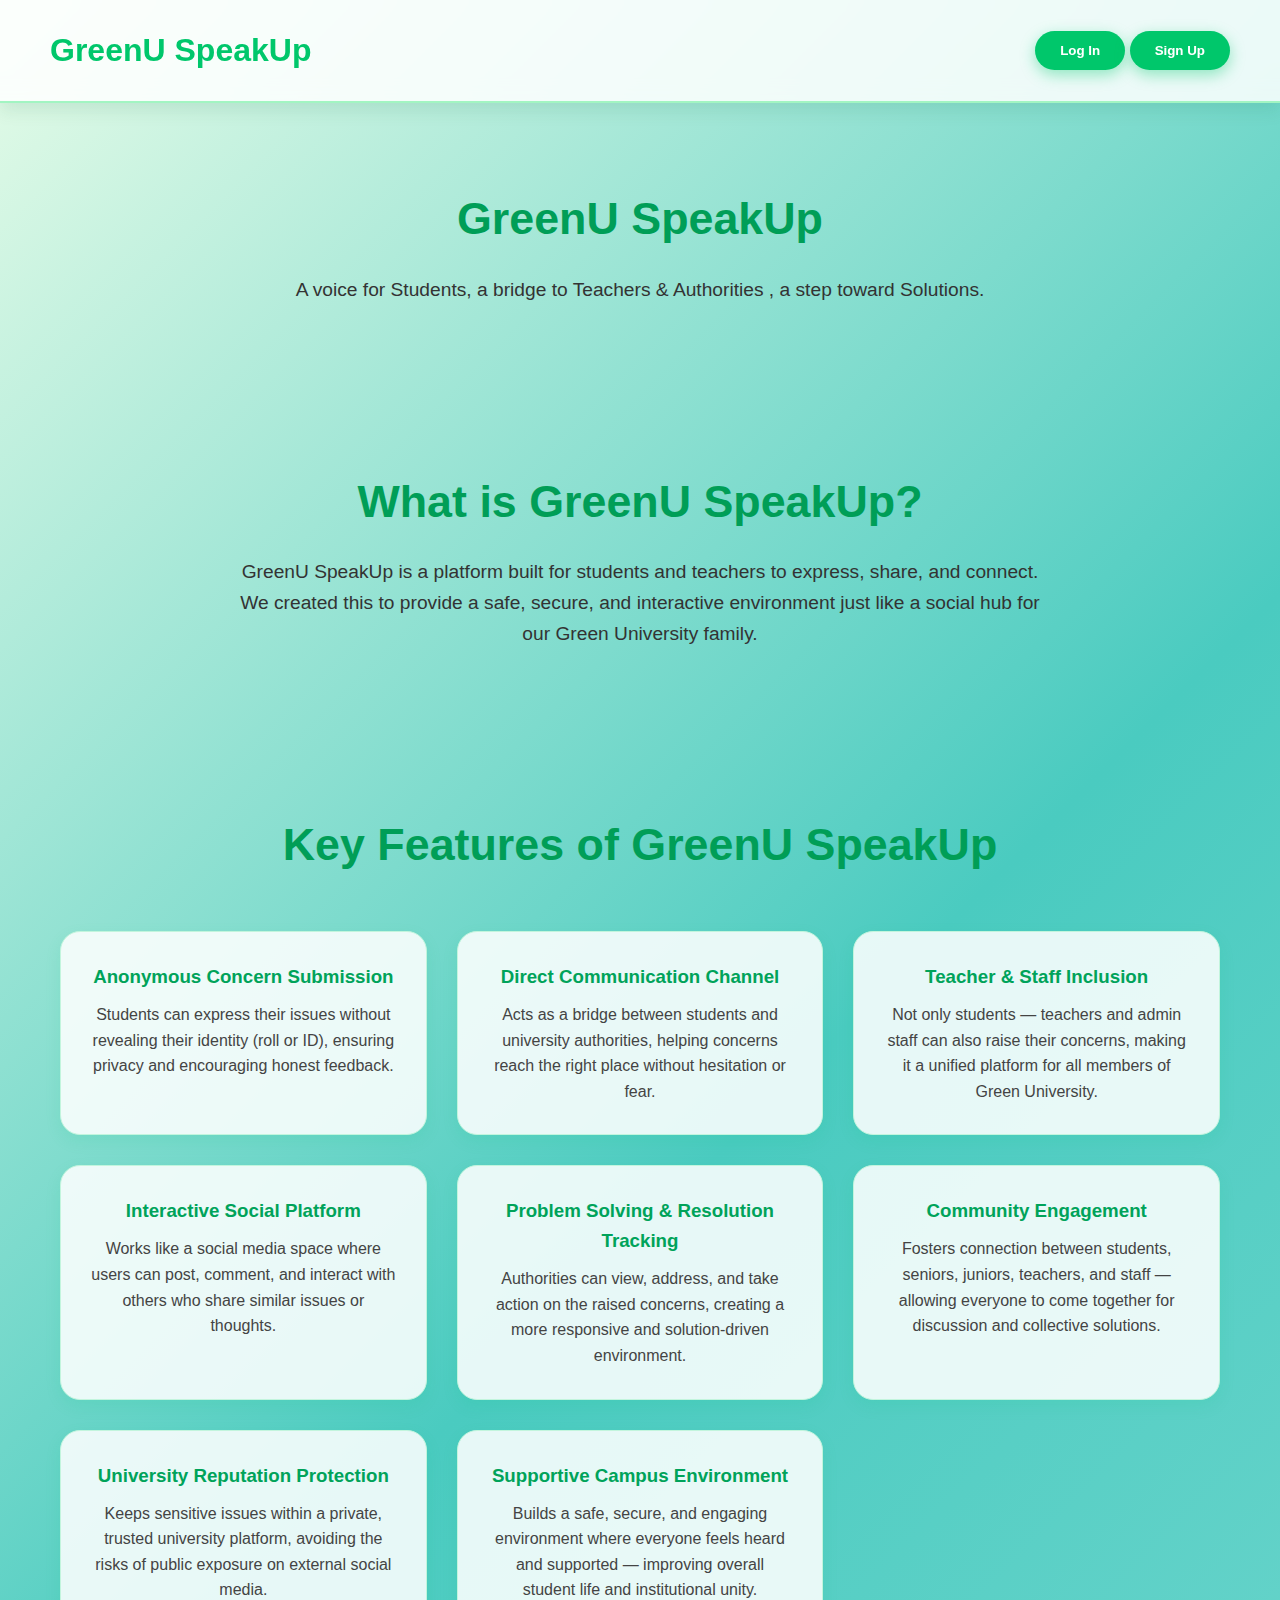
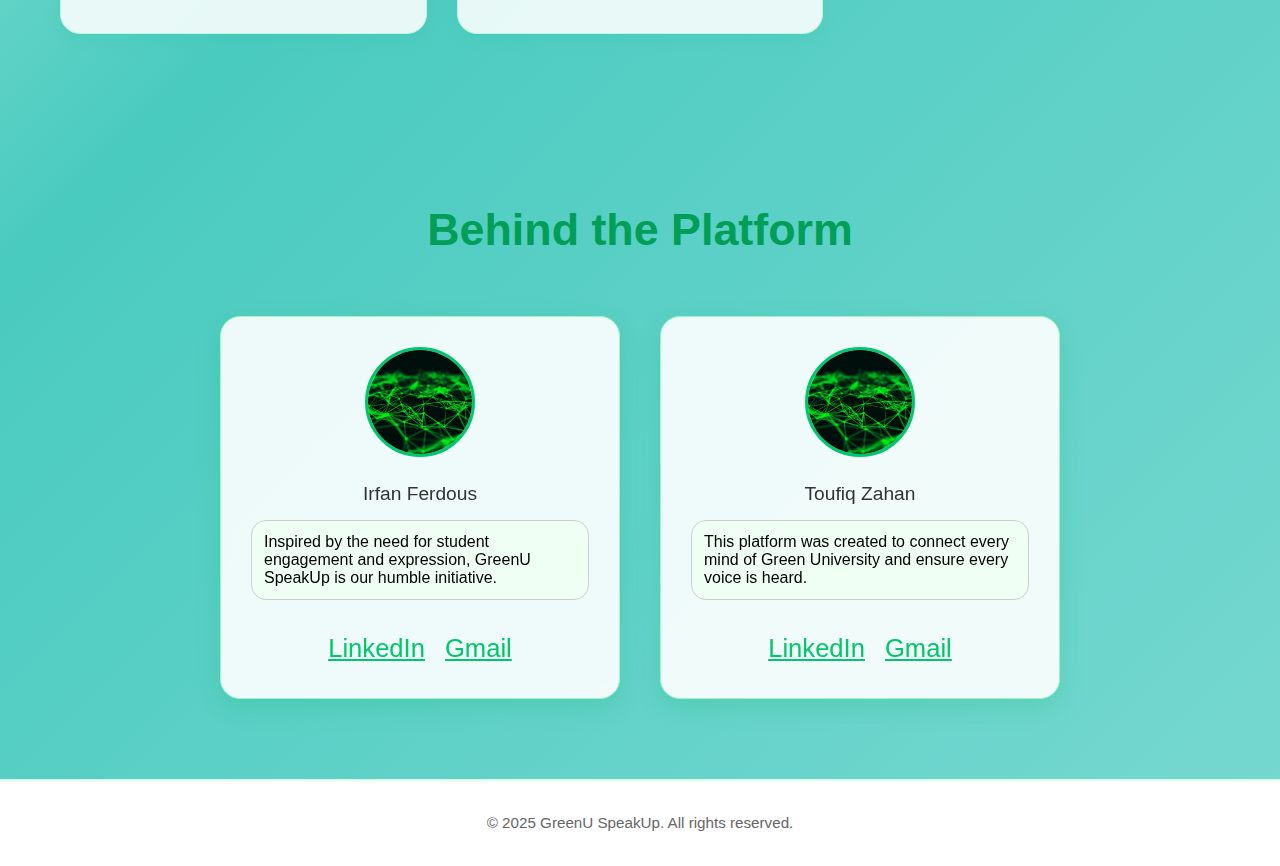
<file: index.html>
<!DOCTYPE html>
<html lang="en">
<head>
    <meta charset="UTF-8">
    <meta name="viewport" content="width=device-width, initial-scale=1.0">
    <title>GreenU SpeakUp</title>
    <link rel="icon" href="GUB_Logo.png" type="image/x-icon">

    <link rel="stylesheet" href="style.css">
   
</head>
<body>
    <header>
        <h1>GreenU SpeakUp</h1>
        <div class="auth">
            <button  onclick="location.href='login.html'">Log In</button>
            <button  onclick="location.href='login.html'">Sign Up</button>
        </div>
    </header>

    <section class="Moti">
        <h2>GreenU SpeakUp</h2>
        <p>A voice for Students, a bridge to Teachers & Authorities , a step toward Solutions.</p>
    </section>

    <section class="intro">
        <h2>What is GreenU SpeakUp?</h2>
        <p>GreenU SpeakUp is a platform built for students and teachers to express, share, and connect. We created this to provide a safe, secure, and interactive environment just like a social hub for our Green University family.</p>
    </section>

    <section class="features">
        <h2> Key Features of <span>GreenU SpeakUp</span></h2>
        <div class="feature-list">
            <div class="feature-box">
                <h3>Anonymous Concern Submission</h3>
                <p>Students can express their issues without revealing their identity (roll or ID), ensuring privacy and encouraging honest feedback.</p>
            </div>
            <div class="feature-box">
                <h3>Direct Communication Channel</h3>
                <p>Acts as a bridge between students and university authorities, helping concerns reach the right place without hesitation or fear.</p>
            </div>
            <div class="feature-box">
                <h3>Teacher & Staff Inclusion</h3>
                <p>Not only students — teachers and admin staff can also raise their concerns, making it a unified platform for all members of Green University.</p>
            </div>
            <div class="feature-box">
                <h3>Interactive Social Platform</h3>
                <p>Works like a social media space where users can post, comment, and interact with others who share similar issues or thoughts.</p>
            </div>
            <div class="feature-box">
                <h3>Problem Solving & Resolution Tracking</h3>
                <p>Authorities can view, address, and take action on the raised concerns, creating a more responsive and solution-driven environment.</p>
            </div>
            <div class="feature-box">
                <h3>Community Engagement</h3>
                <p>Fosters connection between students, seniors, juniors, teachers, and staff — allowing everyone to come together for discussion and collective solutions.</p>
            </div>
            <div class="feature-box">
                <h3>University Reputation Protection</h3>
                <p>Keeps sensitive issues within a private, trusted university platform, avoiding the risks of public exposure on external social media.</p>
            </div>
            <div class="feature-box">
                <h3>Supportive Campus Environment</h3>
                <p>Builds a safe, secure, and engaging environment where everyone feels heard and supported — improving overall student life and institutional unity.</p>
            </div>
        </div>
    </section>

    <section class="developers">
        <h2>Behind the Platform</h2>
        <div class="dev-container">
            <div class="developer-box">
                <img src="bg.jpg" alt="Developer 1">
                <p>Irfan Ferdous</p>
                <textarea rows="3" readonly>Inspired by the need for student engagement and expression, GreenU SpeakUp is our humble initiative.  </textarea>
                
                <div class="social-links">
                    <a href="https://www.linkedin.com/in/irfan-ferdous-siam/">LinkedIn</a>
                    <!-- <a href="#">Facebook</a> -->
                    <a href="mailto:siamtalukdar3@gmail.com">Gmail</a>
                </div>
            </div>
            <div class="developer-box">
                <img src="bg.jpg" alt="Developer 2">
                <p>Toufiq Zahan</p>
                <textarea rows="3" readonly>This platform was created to connect every mind of Green University and ensure every voice is heard. </textarea>
                <div class="social-links">
                    <a href="https://www.linkedin.com/in/toufiq-zahan-tushar-a133a133b/">LinkedIn</a>
                    <!-- <a href="">Facebook</a> -->
                    <a href="mailto:toufiqtushar99@gmail.com">Gmail</a>
                </div>
            </div>
        </div>
    </section>

    <footer>
        <p>&copy; 2025 GreenU SpeakUp. All rights reserved.</p>
       
    </footer>
</body>
</html>
</file>
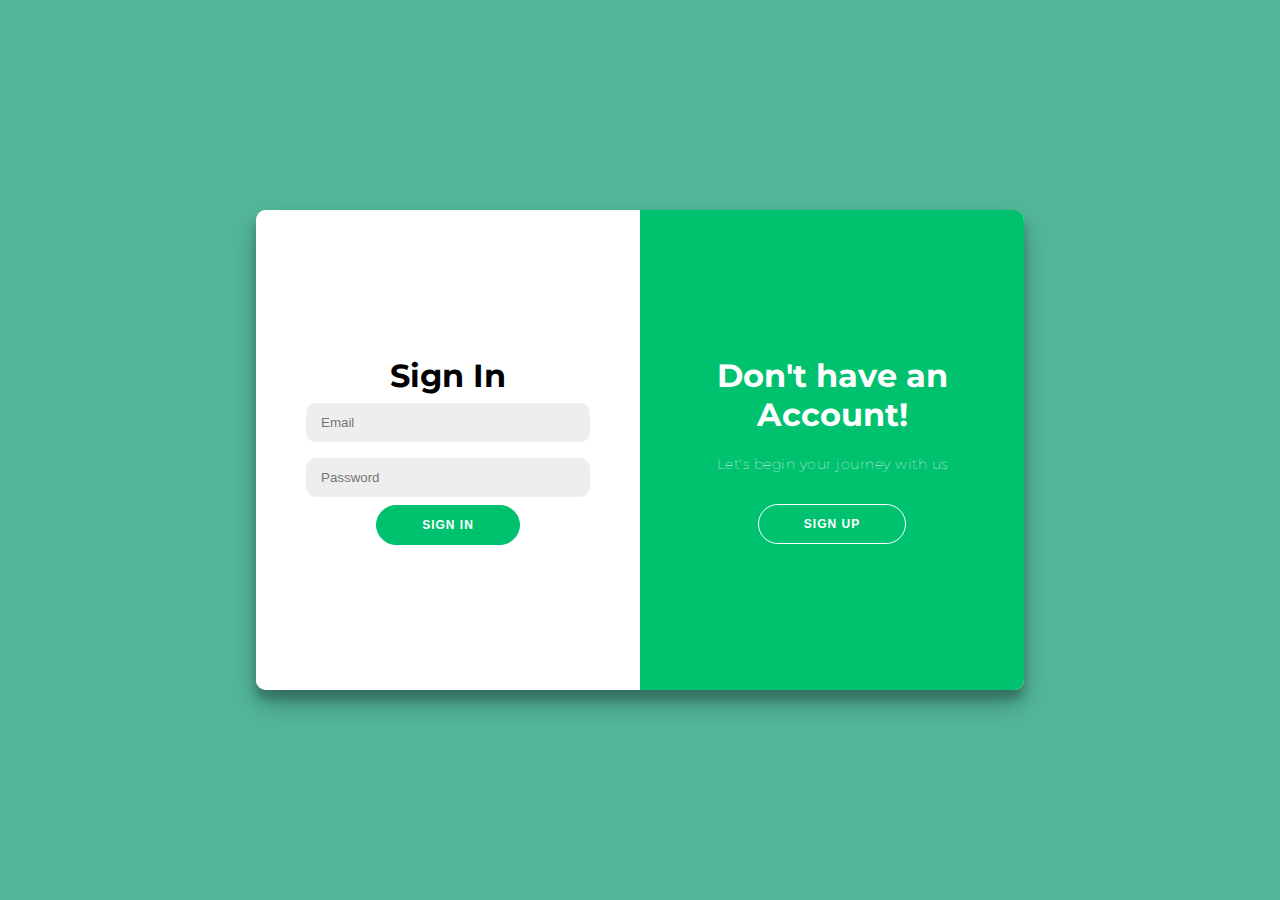
<file: login.html>
<!DOCTYPE html>
<html lang="en">
<head>
  <meta charset="UTF-8" />
  <meta name="viewport" content="width=device-width, initial-scale=1.0"/>
  <title>GreenU SpeakUp</title>
    <link rel="icon" href="GUB_Logo.png" type="image/x-icon">
  <link rel="stylesheet" href="style_log_sign.css" />
  
</head>
<body >


  <div class="container" id="container">
    <div class="form-container sign-up-container">
      <form action="#">
        <h1>Create Account</h1>
        <input type="text" placeholder="Name" />
        <input type="number" placeholder="Student ID / Teacher ID">
        <input type="text" placeholder="Department">
        <input type="email" placeholder="Email" />
        <input type="password" placeholder="Password" />
        <button>Sign Up</button>
      </form>
    </div>


    <div class="form-container sign-in-container">
      <form action="#">
        <h1>Sign In</h1>
        <input type="email" placeholder="Email" />
        <input type="password" placeholder="Password" />
        <button>Sign In</button>
      </form>
    </div>

    <div class="overlay-container">
      <div class="overlay">
        <div class="overlay-panel overlay-left">
          <h1>Already Singed Up!</h1>
          <p>To keep connected, please login with your info</p>
          <button class="ghost" id="signIn">Sign In</button>
        </div>


        <div class="overlay-panel overlay-right">
          <h1>Don't have an Account!</h1>
          <p>Let's begin your journey with us</p>
          <button class="ghost" id="signUp">Sign Up</button>
        </div>
      </div>
    </div>
  </div>
  <script src="log_sign.js"></script>
</body>
</html>
</file>
<file: style_log_sign.css>
@import url('https://fonts.googleapis.com/css?family=Montserrat:400,800');

* {
  box-sizing: border-box;
}

body {
  background: #53b79b;
  display: flex;
  justify-content: center;
  align-items: center;
  font-family: 'Montserrat', sans-serif;
  height: 100vh;
  margin: 0;

  /* background-image: url('bg4.jpg') ;
  background-repeat: no-repeat;
  background-size: cover;
  background-position: center; */
 
  
}


h1 {
  font-weight: bold;
  margin: 0;
}

p {
  font-size: 14px;
  font-weight: 100;
  line-height: 20px;
  letter-spacing: 0.5px;
  margin: 20px 0 30px;
}

button {
  border-radius: 20px;
  border: 1px solid #00c26e;
  background-color: #00c26e;
  color: #fff;
  font-size: 12px;
  font-weight: bold;
  padding: 12px 45px;
  letter-spacing: 1px;
  text-transform: uppercase;
  transition: transform 80ms ease-in;
  cursor: pointer;
}

button:active {
  transform: scale(0.95);
}

button:focus {
  outline: none;
}

button.ghost {
  background-color: transparent;
  border-color: #fff;
}

form {
  background-color: #fff;
  display: flex;
  align-items: center;
  justify-content: center;
  flex-direction: column;
  padding: 0 50px;
  height: 100%;
  text-align: center;
}

input {
  background-color: #eee;
  border: none;
  padding: 12px 15px;
  margin: 8px 0;
  width: 100%;
  border-radius: 10px;
}

.container {
  background-color: #fff;
  border-radius: 10px;
  box-shadow: 0 14px 28px rgba(0, 0, 0, 0.25),
              0 10px 10px rgba(0, 0, 0, 0.22);
  position: relative;
  overflow: hidden;
  width: 768px;
  max-width: 100%;
  min-height: 480px;
}

.form-container {
  position: absolute;
  top: 0;
  height: 100%;
  transition: all 0.6s ease-in-out;
}

.sign-in-container {
  left: 0;
  width: 50%;
  z-index: 2;
}

.sign-up-container {
  left: 0;
  width: 50%;
  opacity: 0;
  z-index: 1;
  transition: all 0.6s ease-in-out;
}

.container.right-panel-active .sign-in-container {
  transform: translateX(100%);
}

.container.right-panel-active .sign-up-container {
  transform: translateX(100%);
  opacity: 1;
  z-index: 5;
}

.overlay-container {
  position: absolute;
  top: 0;
  left: 50%;
  width: 50%;
  height: 100%;
  overflow: hidden;
  transition: transform 0.6s ease-in-out;
  z-index: 100;
}

.container.right-panel-active .overlay-container {
  transform: translateX(-100%);
}

.overlay {
  background: #00c26e;
  background-repeat: no-repeat;
  background-size: cover;
  background-position: 0 0;
  color: #ffffff;
  position: relative;
  left: -100%;
  height: 100%;
  width: 200%;
  transform: translateX(0);
  transition: transform 0.6s ease-in-out;
}

.container.right-panel-active .overlay {
  transform: translateX(50%);
}

.overlay-panel {
  position: absolute;
  display: flex;
  align-items: center;
  justify-content: center;
  flex-direction: column;
  padding: 0 40px;
  text-align: center;
  top: 0;
  height: 100%;
  width: 50%;
  transform: translateX(0);
  transition: transform 0.6s ease-in-out;
}

.overlay-left {
  transform: translateX(-20%);
  left: 0;
}

.container.right-panel-active .overlay-left {
  transform: translateX(0);
}

.overlay-right {
  right: 0;
  transform: translateX(0);
}

.container.right-panel-active .overlay-right {
  transform: translateX(20%);
}
</file>
<file: style.css>
/* Reset & Base  */
* {
    margin: 0;
    padding: 0;
    box-sizing: border-box;
    font-family: 'Poppins', sans-serif;
  }
  
  body {
    background: linear-gradient(135deg, rgba(224, 251, 226, 0.8), #4acbc0, #77d8d0);

    /*changed the ci=olor scheme */

    color: #1e3932;
    line-height: 1.6;
  }
  
  /*  Header  */
  header {
    background: rgba(255, 255, 255, 0.85);
    backdrop-filter: blur(10px);
    padding: 25px 50px;
    display: flex;
    justify-content: space-between;
    align-items: center;
    border-bottom: 2px solid #a2f5c2;
    box-shadow: 0 8px 16px rgba(0, 100, 50, 0.1);
  }
  
  header h1 {
    font-size: 2rem;
    font-weight: 700;
    color: #00c76b;
  }
  
  /*  Auth Buttons  */
  .auth button {
    background: #00c76b;
    color: white;
    border: none;
    padding: 12px 25px;
    border-radius: 50px;
    font-weight: bold;
    cursor: pointer;
    transition: 0.3s ease;
    box-shadow: 0 5px 15px rgba(0, 199, 107, 0.4);
  }
  
  .auth button:hover {
    background: #02a556;
    transform: translateY(-3px);
  }
  
  /*  Sections  */
  section {
    padding: 80px 60px;
    text-align: center;
  }
  
  section h2 {
    font-size: 2.8rem;
    margin-bottom: 20px;
    color: #009e57;
  }
  
  section p {
    font-size: 1.2rem;
    color: #333;
    max-width: 800px;
    margin: 0 auto;
  }
  
  /*  Developer Cards  */
  .dev-container {
    display: flex;
    flex-wrap: wrap;
    justify-content: center;
    gap: 40px;
    margin-top: 50px;
  }
  
  .developer-box {
    background: rgba(255, 255, 255, 0.9);
    border: 1px solid #a3f5c6;
    border-radius: 20px;
    padding: 30px;
    width: 400px;
    transition: 0.4s ease;
    box-shadow: 0 8px 24px rgba(0, 180, 100, 0.2);
    backdrop-filter: blur(6px);
  }
  
  .developer-box:hover {
    transform: scale(1.05);
    box-shadow: 0 12px 30px rgba(0, 180, 100, 0.3);
  }
  
  .developer-box img {
    width: 110px;
    height: 110px;
    border-radius: 50%;
    object-fit: cover;
    margin-bottom: 15px;
    border: 3px solid #00c76b;
  }
  
  .developer-box textarea {
    width: 100%;
    padding: 12px;
    border-radius: 15px;
    border: 1px solid #ccc;
    background: #f0fff4;
    resize: none;
    margin-top: 10px;
    font-size: 1rem;
  }
  
  /*  Social Links  */
  .social-links {
    display: flex;
    justify-content: center;
    gap: 20px;
    margin-top: 20px;
  }
  
  .social-links a {
    color: #00c76b;
    font-size: 1.6rem;
    transition: 0.3s;
  }
  
  .social-links a:hover {
    color: #009e57;
    transform: scale(1.2);
  }
  
  /*  Features Section  */
  .feature-list {
    display: grid;
    grid-template-columns: repeat(auto-fit, minmax(280px, 1fr));
    gap: 30px;
    margin-top: 50px;
  }
  
  .feature-box {
    background: #ffffffdd;
    border: 1px solid #c2f5dd;
    padding: 30px;
    border-radius: 20px;
    box-shadow: 0 6px 16px rgba(0, 200, 120, 0.1);
    transition: 0.4s ease;
  }
  
  .feature-box:hover {
    background: #f2fff9;
    transform: translateY(-6px);
    box-shadow: 0 10px 30px rgba(0, 200, 120, 0.2);
  }
  
  .feature-box h3 {
    color: #00a35a;
    margin-bottom: 10px;
  }
  
  .feature-box p {
    color: #444;
    font-size: 1rem;
  }
  
  /*  Footer  */
  footer {
    background: #ffffff;
    border-top: 2px solid #d8ffe8;
    padding: 30px;
    text-align: center;
  }
  
  footer p {
    font-size: 0.95rem;
    color: #666;
  }
  
  footer a {
    color: #00c76b;
    text-decoration: none;
    margin: 0 12px;
    font-weight: bold;
  }
  
  footer a:hover {
    text-decoration: underline;
  }
  
  /*  Responsive  */
  @media (max-width: 768px) {
    header {
      flex-direction: column;
      gap: 15px;
      text-align: center;
    }
  
    .auth button {
      margin-top: 10px;
    }
  }
</file>
